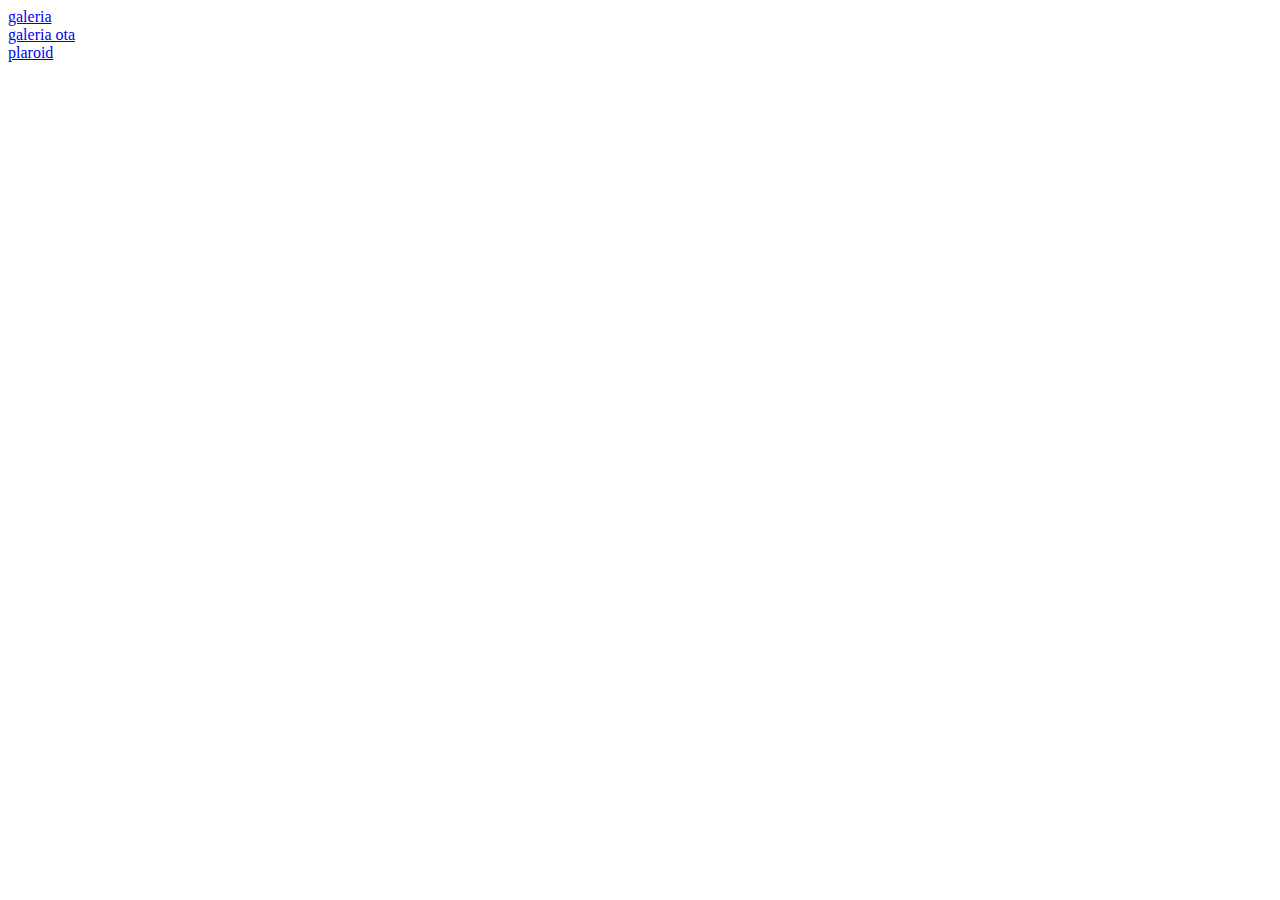
<file: index.html>
<!DOCTYPE html>
<html lang="en">
<head>
    <meta charset="UTF-8">
    <meta name="viewport" content="width=device-width, initial-scale=1.0">
    <title>Document</title>
</head>
<body>
    <a href="/galeria/index.html">galeria</a>
    <br>
    <a href="/galeriaota/index.html">galeria ota</a>
    <br>
    <a href="/polaroid/index.html">plaroid</a>
</body>
</html>
</file>
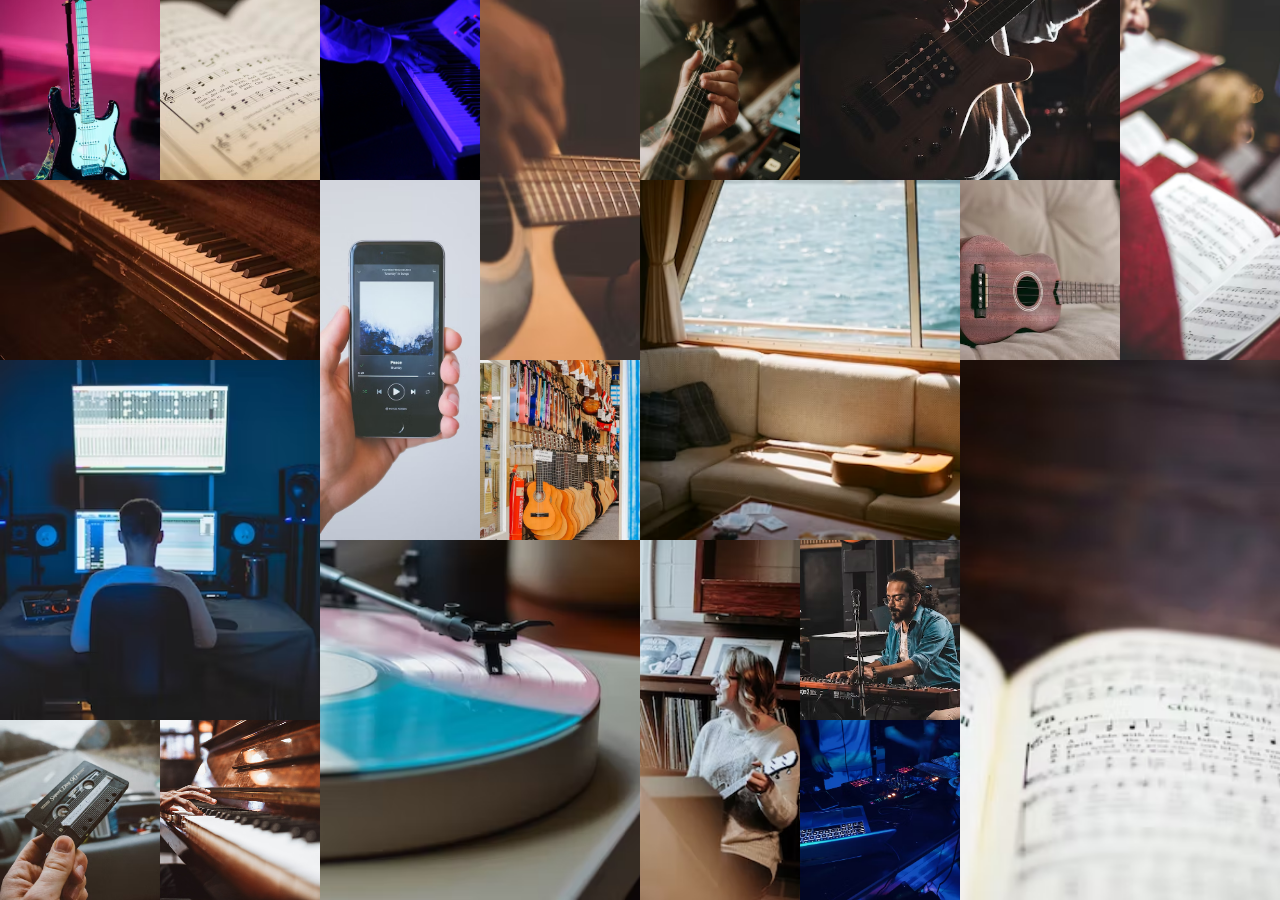
<file: galeria/index.html>
<!DOCTYPE html>
<html lang="en">
<head>
    <meta charset="UTF-8">
    <meta name="viewport" content="width=device-width, initial-scale=1.0">
    <title>Document</title>
    <link rel="stylesheet" href="style.css">
</head>
<body>
    <div class="parent">
        <div class="div1">

        </div>
        <div class="div2">

        </div>
        <div class="div3">

        </div>
        <div class="div4">

        </div>
        <div class="div5">

        </div>
        <div class="div6">

        </div>
        <div class="div7">

        </div>
        <div class="div8">

        </div>
        <div class="div9">

        </div>
        <div class="div10">
            
        </div>
        <div class="div11">
            
        </div>
        <div class="div12">
            
        </div>
        <div class="div13">
            
        </div>
        <div class="div14">
            
        </div>
        <div class="div15">
            
        </div>
        <div class="div16">
            
        </div>
        <div class="div17">
            
        </div>
        <div class="div18">
            
        </div>
        <div class="div19">
            
        </div>
        <div class="div20">
            
        </div>
        </div>
</body>
</html>
</file>
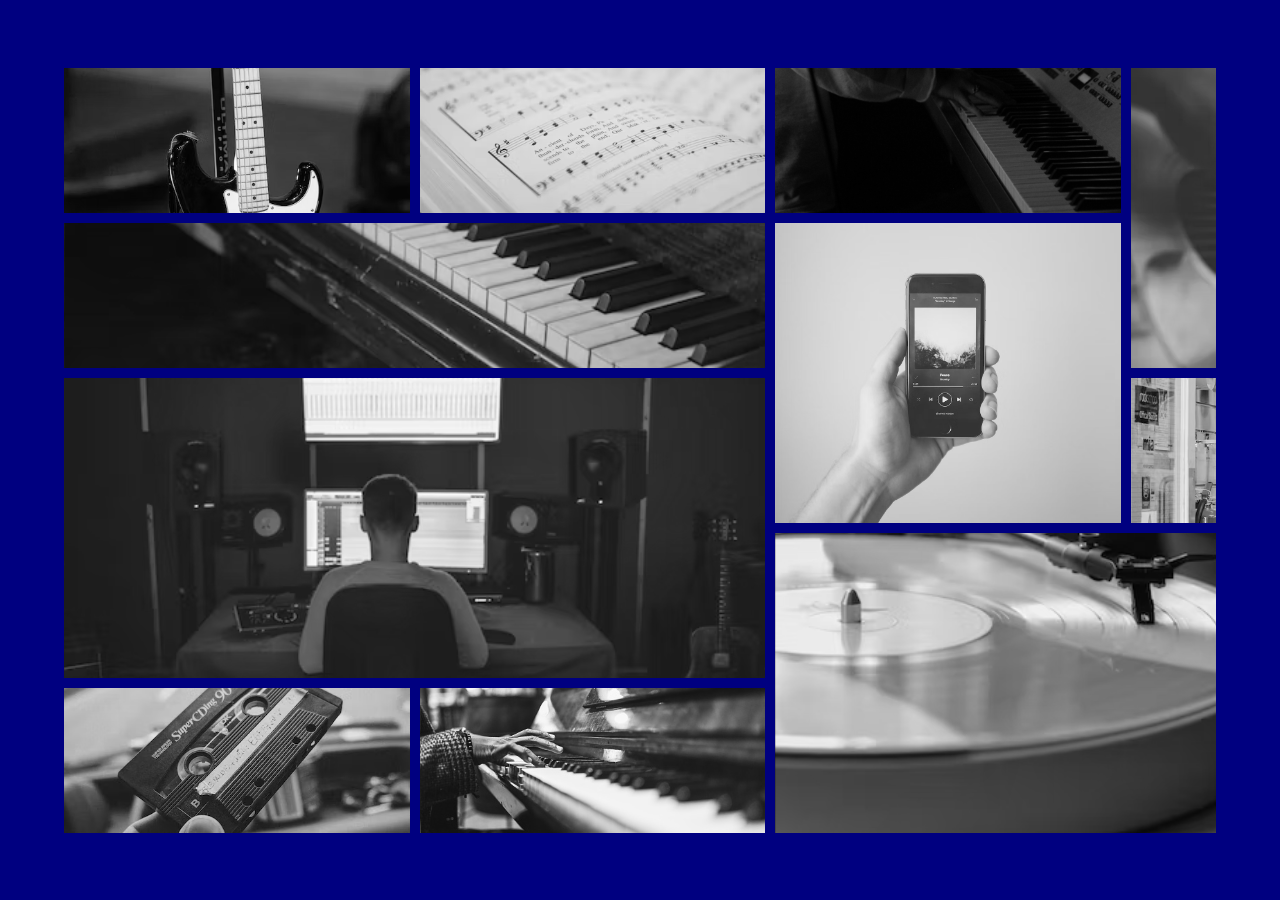
<file: galeriaota/index.html>
<!DOCTYPE html>
<html lang="en">
  <head>
    <meta charset="UTF-8" />
    <meta name="viewport" content="width=device-width, initial-scale=1.0" />
    <title>Document</title>
    <link rel="stylesheet" href="style.css" />
  </head>

  <body>
    <div class="container">
    <div class="parent">
      <div class="div1"></div>
      <div class="div2"></div>
      <div class="div3"></div>
      <div class="div4"></div>
      <div class="div5"></div>
      <div class="div6"></div>
      <div class="div7"></div>
      <div class="div8"></div>
      <div class="div9"></div>
      <div class="div10"></div>
      <div class="div11"></div>
      <div class="div12"></div>
      <div class="div13"></div>
      <div class="div14"></div>
      <div class="div15"></div>
      <div class="div16"></div>
      <div class="div17"></div>
      <div class="div18"></div>
      <div class="div19"></div>
      <div class="div20"></div>
    </div>
</div>
  </body>
</html>
</file>
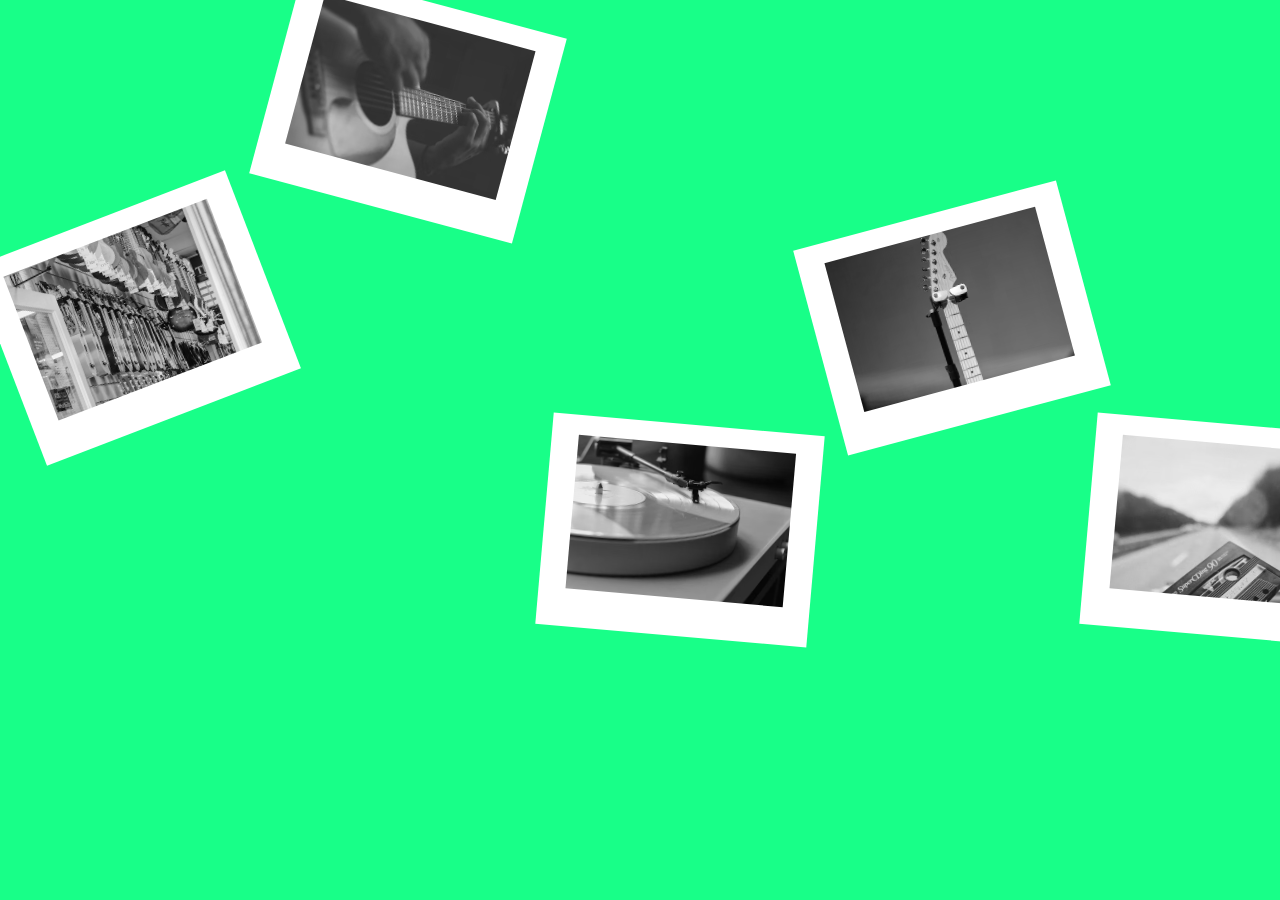
<file: polaroid/index.html>
<!DOCTYPE html>
<html lang="en">
  <head>
    <meta charset="UTF-8" />
    <meta name="viewport" content="width=device-width, initial-scale=1.0" />
    <title>Document</title>
    <link rel="stylesheet" href="style.css" />
  </head>

  <body>
    <div class="area">
      <div class="polaroid1 polaroid">
        <div class="img"></div>
      </div>

      <div class="polaroid2 polaroid">
        <div class="img"></div>
      </div>

      <div class="polaroid3 polaroid">
        <div class="img"></div>
      </div>

      <div class="polaroid4 polaroid">
        <div class="img"></div>
      </div>

      <div class="polaroid5 polaroid">
        <div class="img"></div>
      </div>
    </div>
  </body>
</html>
</file>
<file: galeria/style.css>
body{
    height: 100vh;
    width: 100vw;
    margin: 0;
    padding: 0;
}
.parent {
    display: grid;
    grid-template-columns: repeat(8, 1fr);
    grid-template-rows: repeat(5, 1fr);
    grid-column-gap: 0px;
    grid-row-gap: 0px;
    height: 100vh;
    width: 100vw;
    }

    div{
        background-position: center;
        background-size: cover;
        
    }
    
    .div1 {
         grid-area: 1 / 1 / 2 / 2;
         background-color: red; 
         background-image: url(img/img1.avif) 
        }

    .div2 { 
        grid-area: 1 / 2 / 2 / 3; 
        background-color: rgb(21, 255, 0);
        background-image: url(img/img2.avif)  
        }

    .div3 { 
        grid-area: 2 / 1 / 3 / 3; 
        background-color: rgb(0, 21, 255);
        background-image: url(img/img3.avif)  
        }

    .div4 { 
        grid-area: 3 / 1 / 5 / 3; 
        background-color: rgb(255, 0, 102);
        background-image: url(img/img4.avif)  
        }

    .div5 { 
        grid-area: 5 / 1 / 6 / 2; 
        background-color: rgb(225, 255, 0);
        background-image: url(img/img5.avif) 
        }

    .div6 { 
        grid-area: 5 / 2 / 6 / 3;
        background-color: rgb(255, 242, 0); 
        background-image: url(img/img6.jpg)  
        }

    .div7 { 
        grid-area: 1 / 3 / 2 / 4;
        background-color: rgb(21, 73, 186);  
        background-image: url(img/img7.jpg) 
        }

    .div8 { 
        grid-area: 2 / 3 / 4 / 4; 
        background-color: rgb(0, 255, 38); 
        background-image: url(img/img8.avif) 
        }

    .div9 { 
        grid-area: 4 / 3 / 6 / 5; 
        background-color: rgb(0, 174, 255); 
        background-image: url(img/img9.avif) 
    }

    .div10 {
        grid-area: 1 / 4 / 3 / 5; 
        background-color: rgb(110, 150, 17);
        background-image: url(img/img10.avif)  
    }

    .div11 {
         grid-area: 3 / 4 / 4 / 5;
         background-color: rgb(13, 192, 108); 
         background-image: url(img/img11.avif) 
         }

    .div12 {
         grid-area: 1 / 5 / 2 / 6;
         background-color: rgb(119, 255, 0); 
         background-image: url(img/img12.avif) 
         }

    .div13 {
         grid-area: 1 / 6 / 2 / 8;
         background-color: rgb(255, 98, 0); 
         background-image: url(img/img13.avif) 
         }

    .div14 {
         grid-area: 1 / 8 / 3 / 9;
         background-color: rgb(0, 123, 255); 
         background-image: url(img/img14.avif) 
         }

    .div15 {
         grid-area: 2 / 5 / 4 / 7;
         background-color: rgb(68, 255, 0); 
         background-image: url(img/img15.avif) 
         }

    .div16 {
         grid-area: 4 / 5 / 6 / 6;
         background-color: rgb(0, 166, 255); 
         background-image: url(img/img16.avif) 
         }

    .div17 {
         grid-area: 4 / 6 / 5 / 7;
         background-color: rgb(255, 0, 162); 
         background-image: url(img/img17.avif) 
         }

    .div18 {
         grid-area: 5 / 6 / 6 / 7;
         background-color: rgb(161, 27, 121); 
         background-image: url(img/img18.avif) 
         }

    .div19 {
         grid-area: 2 / 7 / 3 / 8;
         background-color: rgb(0, 34, 255); 
         background-image: url(img/img19.avif) 
         }

    .div20 {
         grid-area: 3 / 7 / 6 / 9;
         background-color: rgb(0, 255, 0); 
         background-image: url(img/img20.avif) 
         }
</file>
<file: galeriaota/style.css>
body {
    height: 100vh;
    width: 100vw;
    margin: 0;
    padding: 0;
    display: flex;
    align-items: center;
    justify-content: center;
    background-color: navy ;
}
.container{
    height: 85vh;
    width: 90vw;
    overflow-x: hidden;

}
.parent {
    display: grid;
    grid-template-columns: repeat(8, 30%);
    grid-template-rows: repeat(5, 1fr);
    gap: 10px;
    height: 100%;
    width: 100%;
    animation: mexer 5s infinite alternate;


    /* animation: name duration timing-function delay iteration-count direction fill-mode; */
}
@keyframes mexer{
    to{
        transform: translateX(-1800px);
    }
}
.parent div{
    filter: grayscale();
    transition: all 500ms ;
}
.parent div:hover{
    filter: none;
}

div {
    background-position: center;
    background-size: cover;
}

.div1 {
    grid-area: 1 / 1 / 2 / 2;
    background-image: url(img/img1.avif);
}

.div2 {
    grid-area: 1 / 2 / 2 / 3;
    background-image: url(img/img2.avif);
}

.div3 {
    grid-area: 2 / 1 / 3 / 3;
    background-image: url(img/img3.avif);
}

.div4 {
    grid-area: 3 / 1 / 5 / 3;
    background-image: url(img/img4.avif);
}

.div5 {
    grid-area: 5 / 1 / 6 / 2;
    background-image: url(img/img5.avif);
}

.div6 {
    grid-area: 5 / 2 / 6 / 3;
    background-image: url(img/img6.jpg);
}

.div7 {
    grid-area: 1 / 3 / 2 / 4;
    background-image: url(img/img7.jpg);
}

.div8 {
    grid-area: 2 / 3 / 4 / 4;
    background-image: url(img/img8.avif);
}

.div9 {
    grid-area: 4 / 3 / 6 / 5;
    background-image: url(img/img9.avif);
}

.div10 {
    grid-area: 1 / 4 / 3 / 5;
    background-image: url(img/img10.avif);
}

.div11 {
    grid-area: 3 / 4 / 4 / 5;
    background-image: url(img/img11.avif);
}

.div12 {
    grid-area: 1 / 5 / 2 / 6;
    background-image: url(img/img12.avif);
}

.div13 {
    grid-area: 1 / 6 / 2 / 8;
    background-image: url(img/img13.avif);
}

.div14 {
    grid-area: 1 / 8 / 3 / 9;
    background-image: url(img/img14.avif);
}

.div15 {
    grid-area: 2 / 5 / 4 / 7;
    background-image: url(img/img15.avif);
}

.div16 {
    grid-area: 4 / 5 / 6 / 6;
    background-image: url(img/img16.avif);
}

.div17 {
    grid-area: 4 / 6 / 5 / 7;
    background-image: url(img/img17.avif);
}

.div18 {
    grid-area: 5 / 6 / 6 / 7;
    background-image: url(img/img18.avif);
}

.div19 {
    grid-area: 2 / 7 / 3 / 8;
    background-image: url(img/img19.avif);
}

.div20 {
    grid-area: 3 / 7 / 6 / 9;
    background-image: url(img/img20.avif);
}
</file>
<file: polaroid/style.css>
body {
    display: flex;
    align-items:start;
    justify-content: start;
    width: 100vw;
    height: 100vh;
    margin: 0;
    padding: 0;
    box-sizing: border-box;
    background-color: rgb(24, 255, 136);
    overflow:  hidden;
}
.img{
    background: no-repeat;
    background-size: cover;
    filter: grayscale(10);
    transition: 200ms ease-in;
}
.area {
    height: 30%;
    width: 30%;
    display: grid;
    grid-template-columns: repeat(5, 1fr);
    grid-template-rows: repeat(3, 1fr);
    grid-column-gap: 0px;
    grid-row-gap: 0px;
}
.polaroid{
    height: 12rem;
    width: 17rem;
    background-color: white;
    display: flex;
    padding-top: 20px;
    justify-content: center;
}
.polaroid1 {
    grid-area: 2 / 1 / 3 / 2;
    transform: rotate(-21deg);
}
.polaroid1 .img{
        background-image: url(/galeria/img/img11.avif);
        height: 80%;
        width: 80%;
}

.polaroid2 {
    grid-area: 1 / 2 / 2 / 3;
    transform: rotate(15deg);
}
.polaroid2 .img{
        background-image: url(/galeria/img/img10.avif);
        height: 80%;
        width: 80%;
}

.polaroid3 {
    grid-area: 3 / 3 / 4 / 4;
    
    transform: rotate(5deg);
}
.polaroid3 .img{
        background-image: url(/galeria/img/img9.avif);
        height: 80%;
        width: 80%;
}

.polaroid4 {
    grid-area: 3 / 5 / 4 / 6;
    
    transform: rotate(5deg);
}
.polaroid4 .img{
        background-image: url(/galeria/img/img5.avif);
        height: 80%;
        width: 80%;
}

.polaroid5 {
    grid-area: 2 / 4 / 3 / 5;
    transform: rotate(-15deg);
    
}
.polaroid5 .img{
        background-image: url(/galeria/img/img1.avif);
        height: 80%;
        width: 80%;
}
.img:hover{
    filter: none;
    transform: scale(1.2);
}
</file>
